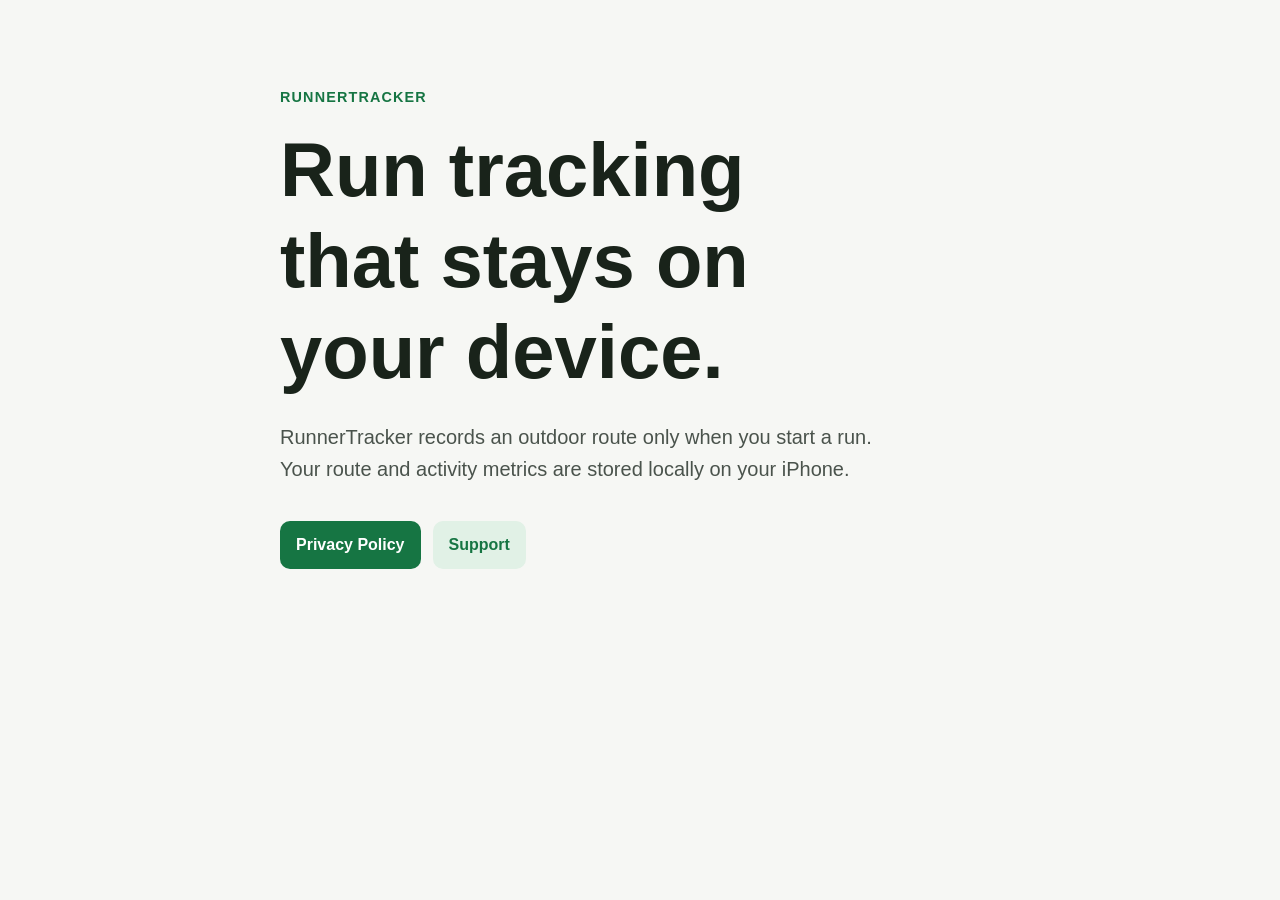
<file: index.html>
<!doctype html>
<html lang="en">
  <head>
    <meta charset="utf-8">
    <meta name="viewport" content="width=device-width, initial-scale=1">
    <title>RunnerTracker</title>
    <meta name="description" content="Privacy and support information for RunnerTracker.">
    <link rel="stylesheet" href="styles.css">
  </head>
  <body>
    <main>
      <p class="eyebrow">RunnerTracker</p>
      <h1>Run tracking that stays on your device.</h1>
      <p class="lead">RunnerTracker records an outdoor route only when you start a run. Your route and activity metrics are stored locally on your iPhone.</p>
      <nav aria-label="RunnerTracker information">
        <a class="button" href="privacy.html">Privacy Policy</a>
        <a class="button secondary" href="support.html">Support</a>
      </nav>
    </main>
  </body>
</html>
</file>
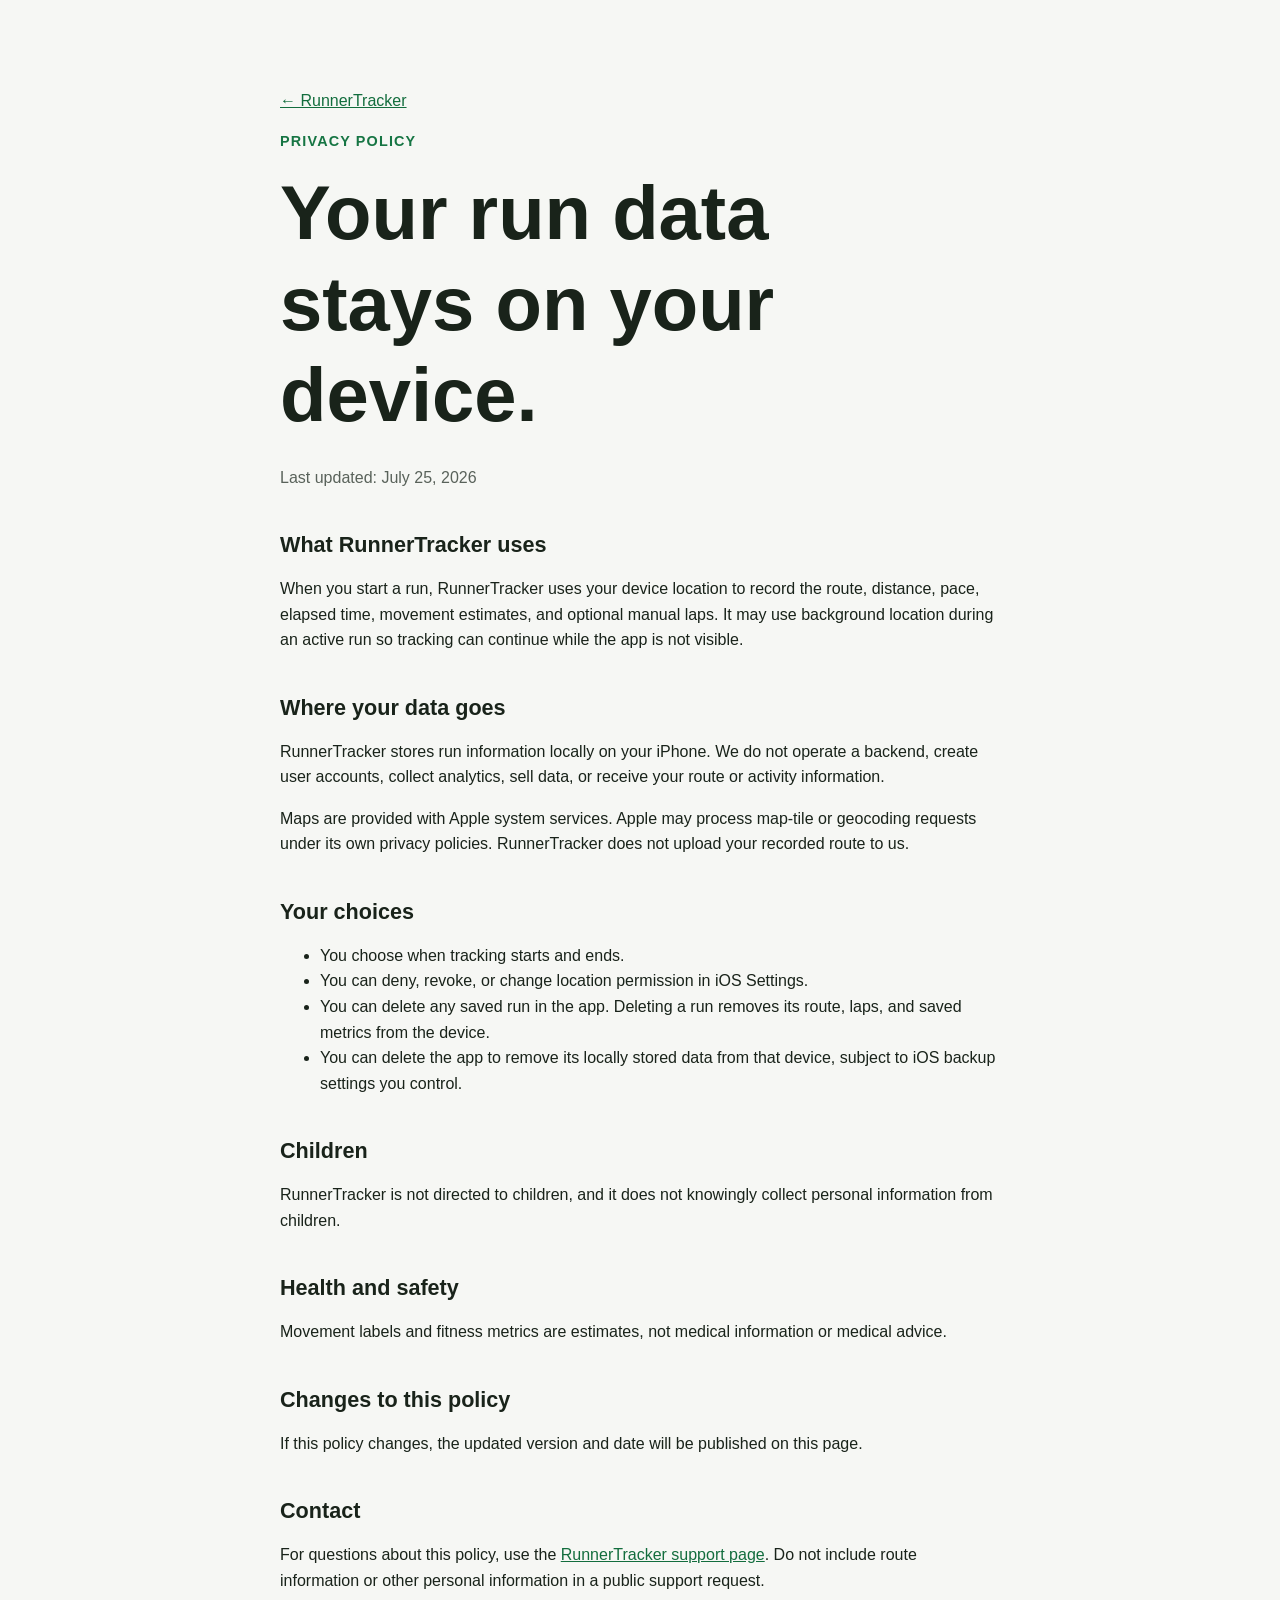
<file: privacy.html>
<!doctype html>
<html lang="en">
  <head>
    <meta charset="utf-8">
    <meta name="viewport" content="width=device-width, initial-scale=1">
    <title>Privacy Policy — RunnerTracker</title>
    <meta name="description" content="RunnerTracker privacy policy.">
    <link rel="stylesheet" href="styles.css">
  </head>
  <body>
    <main>
      <p><a class="back" href="index.html">← RunnerTracker</a></p>
      <p class="eyebrow">Privacy Policy</p>
      <h1>Your run data stays on your device.</h1>
      <p class="updated">Last updated: July 25, 2026</p>

      <h2>What RunnerTracker uses</h2>
      <p>When you start a run, RunnerTracker uses your device location to record the route, distance, pace, elapsed time, movement estimates, and optional manual laps. It may use background location during an active run so tracking can continue while the app is not visible.</p>

      <h2>Where your data goes</h2>
      <p>RunnerTracker stores run information locally on your iPhone. We do not operate a backend, create user accounts, collect analytics, sell data, or receive your route or activity information.</p>
      <p>Maps are provided with Apple system services. Apple may process map-tile or geocoding requests under its own privacy policies. RunnerTracker does not upload your recorded route to us.</p>

      <h2>Your choices</h2>
      <ul>
        <li>You choose when tracking starts and ends.</li>
        <li>You can deny, revoke, or change location permission in iOS Settings.</li>
        <li>You can delete any saved run in the app. Deleting a run removes its route, laps, and saved metrics from the device.</li>
        <li>You can delete the app to remove its locally stored data from that device, subject to iOS backup settings you control.</li>
      </ul>

      <h2>Children</h2>
      <p>RunnerTracker is not directed to children, and it does not knowingly collect personal information from children.</p>

      <h2>Health and safety</h2>
      <p>Movement labels and fitness metrics are estimates, not medical information or medical advice.</p>

      <h2>Changes to this policy</h2>
      <p>If this policy changes, the updated version and date will be published on this page.</p>

      <h2>Contact</h2>
      <p>For questions about this policy, use the <a href="support.html">RunnerTracker support page</a>. Do not include route information or other personal information in a public support request.</p>
    </main>
  </body>
</html>
</file>
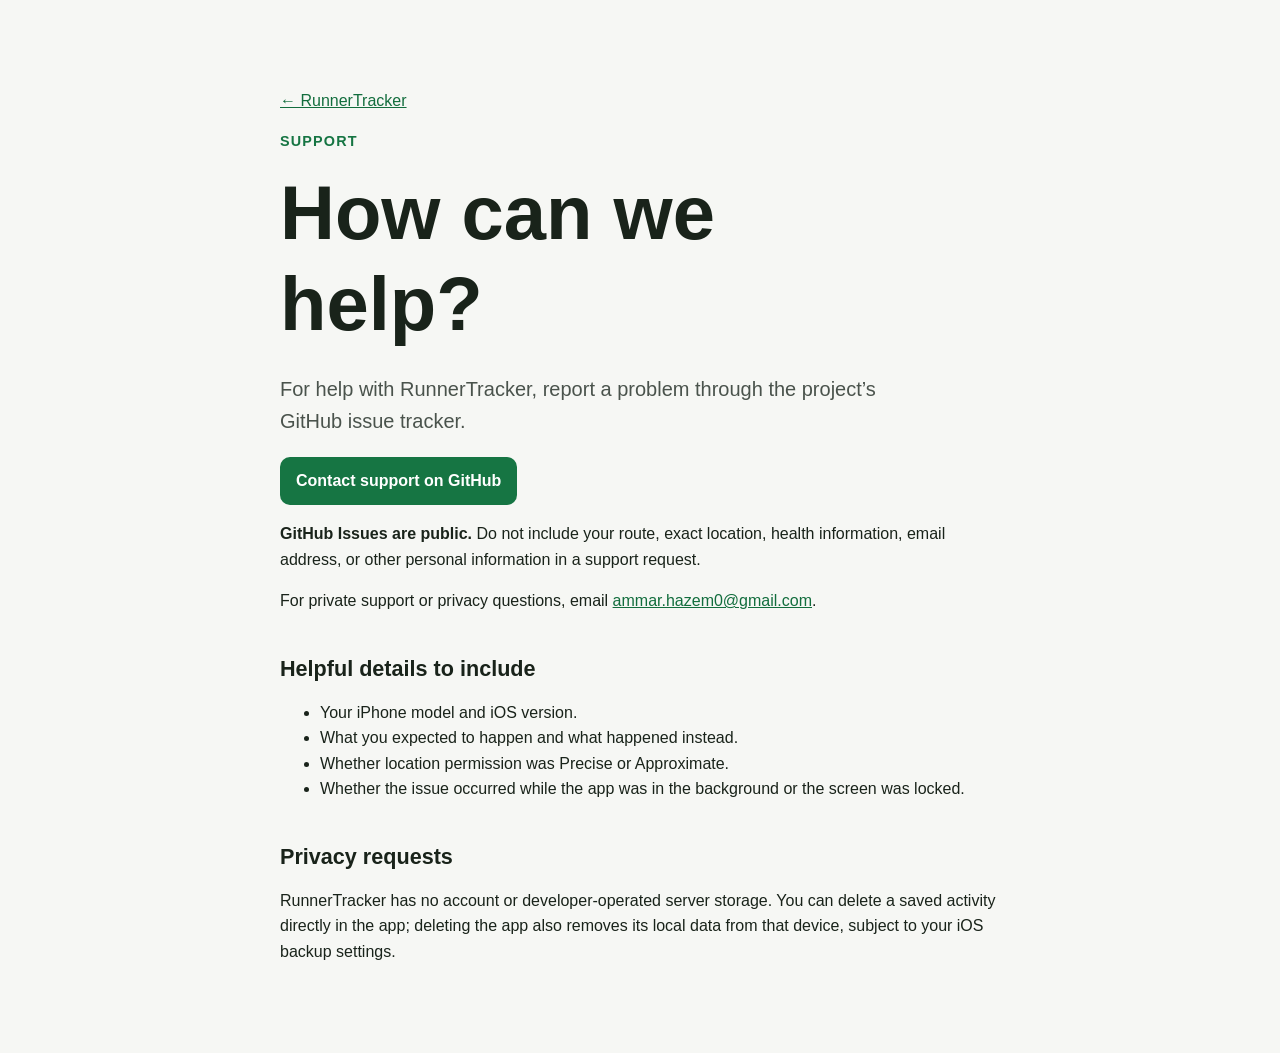
<file: support.html>
<!doctype html>
<html lang="en">
  <head>
    <meta charset="utf-8">
    <meta name="viewport" content="width=device-width, initial-scale=1">
    <title>Support — RunnerTracker</title>
    <meta name="description" content="RunnerTracker support information.">
    <link rel="stylesheet" href="styles.css">
  </head>
  <body>
    <main>
      <p><a class="back" href="index.html">← RunnerTracker</a></p>
      <p class="eyebrow">Support</p>
      <h1>How can we help?</h1>
      <p class="lead">For help with RunnerTracker, report a problem through the project’s GitHub issue tracker.</p>
      <p><a class="button" href="https://github.com/AmmarHazem/runnertracker-legal/issues/new/choose">Contact support on GitHub</a></p>
      <p><strong>GitHub Issues are public.</strong> Do not include your route, exact location, health information, email address, or other personal information in a support request.</p>
      <p>For private support or privacy questions, email <a href="mailto:ammar.hazem0@gmail.com">ammar.hazem0@gmail.com</a>.</p>

      <h2>Helpful details to include</h2>
      <ul>
        <li>Your iPhone model and iOS version.</li>
        <li>What you expected to happen and what happened instead.</li>
        <li>Whether location permission was Precise or Approximate.</li>
        <li>Whether the issue occurred while the app was in the background or the screen was locked.</li>
      </ul>

      <h2>Privacy requests</h2>
      <p>RunnerTracker has no account or developer-operated server storage. You can delete a saved activity directly in the app; deleting the app also removes its local data from that device, subject to your iOS backup settings.</p>
    </main>
  </body>
</html>
</file>
<file: styles.css>
:root {
  color-scheme: light dark;
  font-family: -apple-system, BlinkMacSystemFont, "Segoe UI", sans-serif;
  line-height: 1.6;
  color: #19231a;
  background: #f6f7f4;
}

body {
  margin: 0;
}

main {
  max-width: 720px;
  margin: 0 auto;
  padding: 72px 24px;
}

h1, h2 {
  line-height: 1.2;
}

h1 {
  max-width: 620px;
  font-size: clamp(2.5rem, 8vw, 4.75rem);
  margin: 0 0 24px;
}

h2 {
  margin-top: 42px;
  font-size: 1.35rem;
}

.eyebrow {
  color: #167543;
  font-size: 0.9rem;
  font-weight: 700;
  letter-spacing: 0.08em;
  text-transform: uppercase;
}

.lead {
  max-width: 620px;
  color: #4a534c;
  font-size: 1.25rem;
}

.updated, .back {
  color: #59625a;
}

nav {
  display: flex;
  flex-wrap: wrap;
  gap: 12px;
  margin-top: 36px;
}

.button {
  display: inline-block;
  border-radius: 10px;
  padding: 11px 16px;
  color: white;
  background: #167543;
  font-weight: 700;
  text-decoration: none;
}

.button.secondary {
  color: #167543;
  background: #e1f1e6;
}

a:not(.button) {
  color: #126d3d;
}

@media (prefers-color-scheme: dark) {
  :root {
    color: #edf5ee;
    background: #101612;
  }

  .lead, .updated, .back {
    color: #c0c9c1;
  }

  .button.secondary {
    color: #08381d;
    background: #bde6c9;
  }
}
</file>
